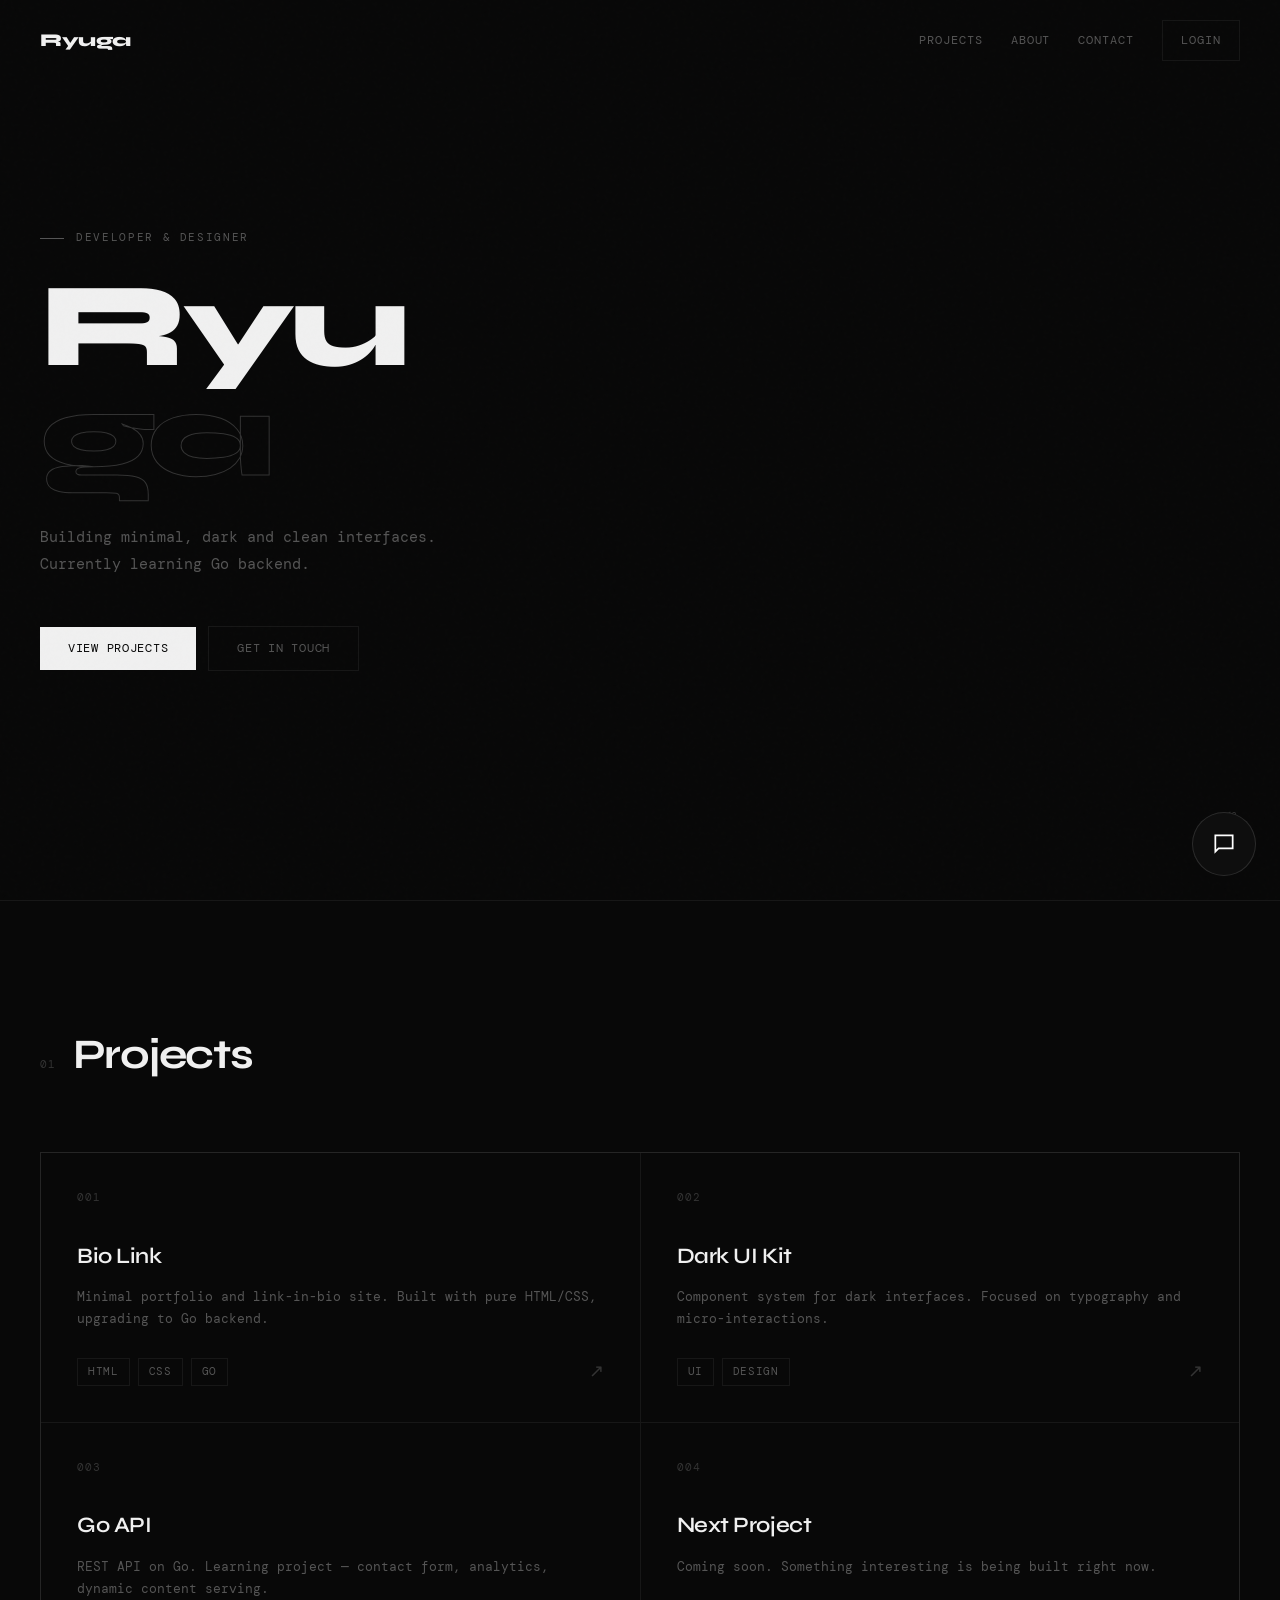
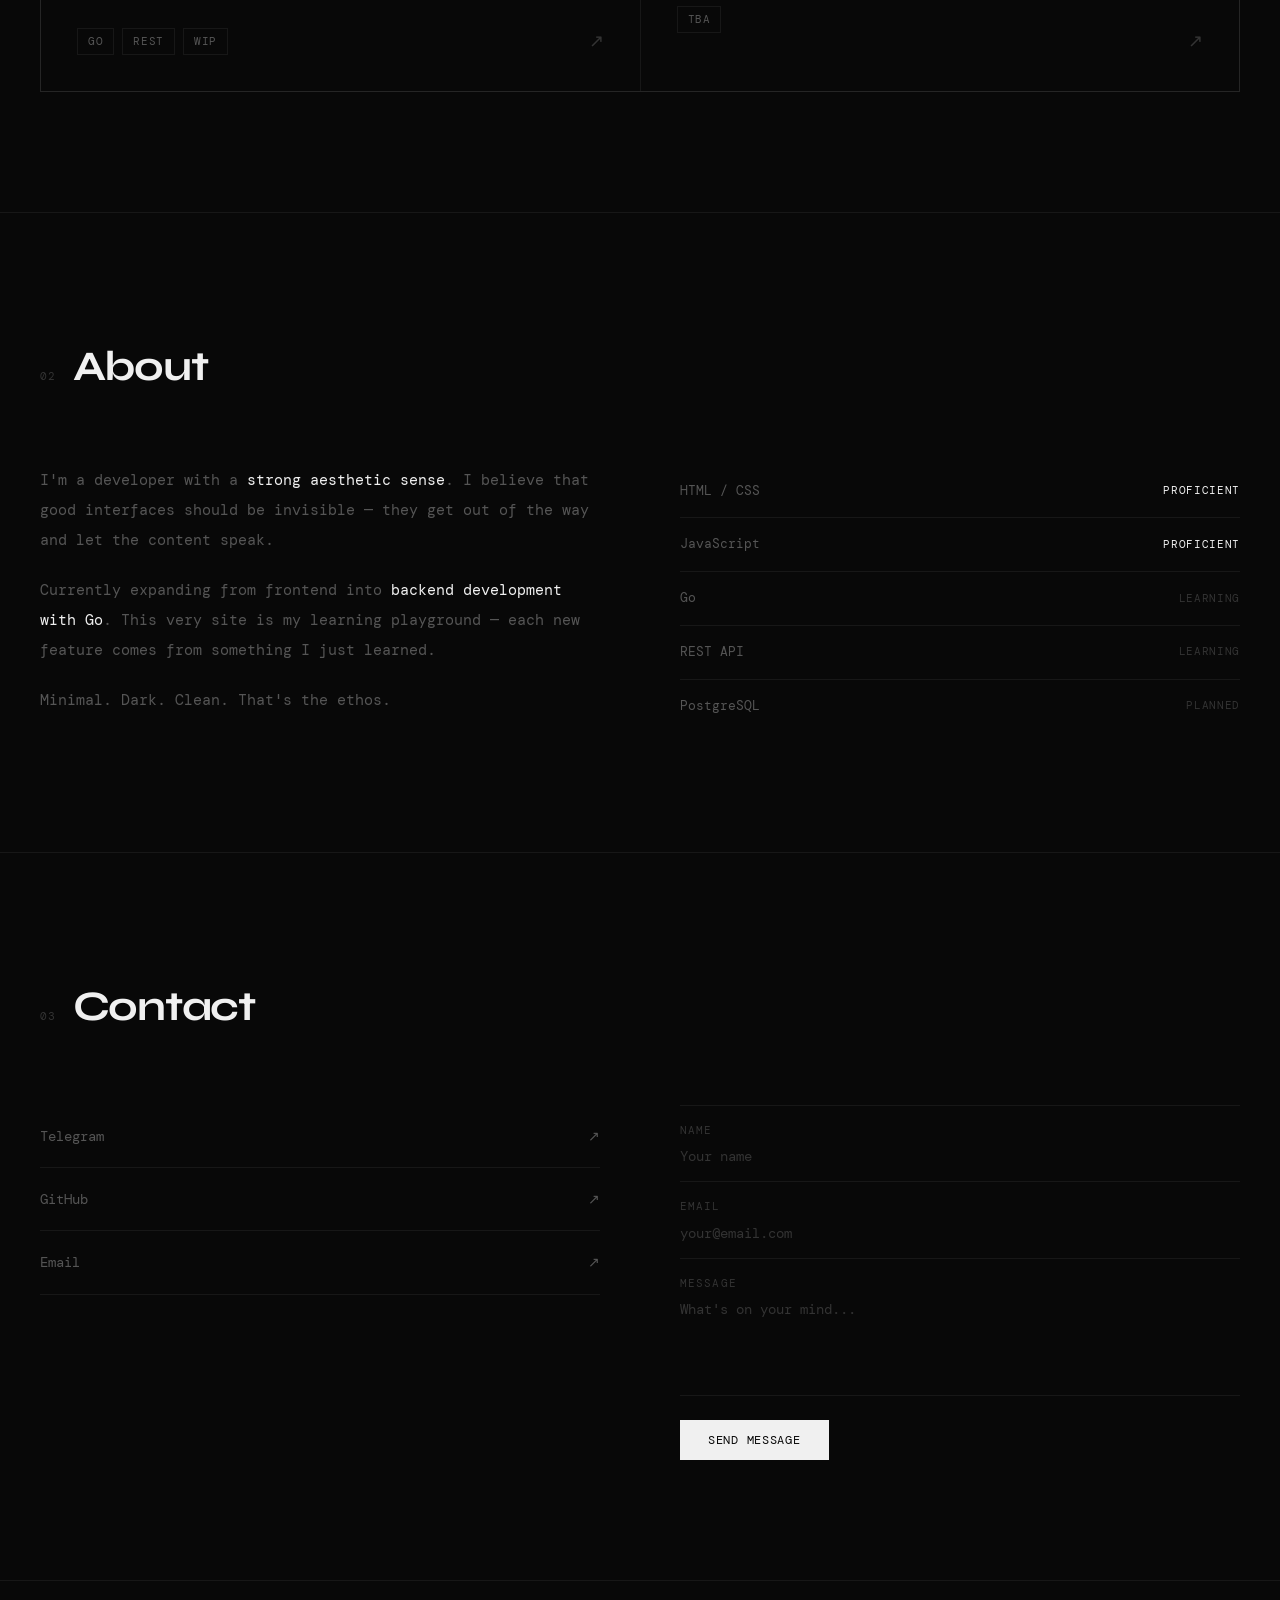
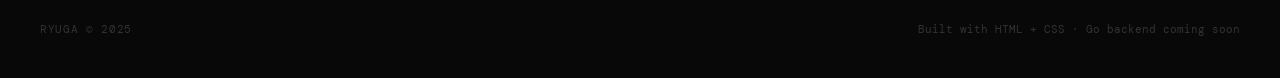
<file: index.html>
<!DOCTYPE html>
<html lang="ru">
<head>
<meta charset="UTF-8"/>
<meta name="viewport" content="width=device-width,initial-scale=1.0"/>
<title>Ryuga</title>
<link href="https://fonts.googleapis.com/css2?family=DM+Mono:ital,wght@0,300;0,400;1,300&family=Syne:wght@400;600;700;800&display=swap" rel="stylesheet"/>
<link rel="stylesheet" href="Main.css" />
</head>
<body>
<nav id="nav">
  <a href="#home" class="nav-logo">Ryuga</a>

  <div class="nav-right">
    <div class="nav-links">
      <a href="#projects">Projects</a>
      <a href="#about">About</a>
      <a href="#contact">Contact</a>
    </div>

    <a href="auth.html" class="nav-auth">Login</a>
  </div>
</nav>

<section id="home" class="hero">
  <div class="hero-content">
    <div class="hero-tag reveal">Developer &amp; Designer</div>
    <h1 class="hero-name reveal reveal-delay-1">
      Ryu<span>ga</span>
    </h1>
    <p class="hero-desc reveal reveal-delay-2">
      Building minimal, dark and clean interfaces.<br/>
      Currently learning Go backend.
    </p>
    <div class="hero-cta reveal reveal-delay-3">
      <a href="#projects" class="btn-primary">View Projects</a>
      <a href="#contact" class="btn-ghost">Get in touch</a>
    </div>
  </div>
  <div class="hero-scroll">Scroll</div>
</section>

<section id="projects" class="section">
  <div class="section-header reveal">
    <span class="section-num">01</span>
    <h2 class="section-title">Projects</h2>
  </div>
  <div class="projects-grid">
    <div class="project-card reveal">
      <div class="project-num">001</div>
      <div class="project-name">Bio Link</div>
      <p class="project-desc">Minimal portfolio and link-in-bio site. Built with pure HTML/CSS, upgrading to Go backend.</p>
      <div class="project-tags">
        <span class="tag">HTML</span>
        <span class="tag">CSS</span>
        <span class="tag">Go</span>
      </div>
      <span class="project-arrow">↗</span>
    </div>
    <div class="project-card reveal reveal-delay-1">
      <div class="project-num">002</div>
      <div class="project-name">Dark UI Kit</div>
      <p class="project-desc">Component system for dark interfaces. Focused on typography and micro-interactions.</p>
      <div class="project-tags">
        <span class="tag">UI</span>
        <span class="tag">Design</span>
      </div>
      <span class="project-arrow">↗</span>
    </div>
    <div class="project-card reveal reveal-delay-2">
      <div class="project-num">003</div>
      <div class="project-name">Go API</div>
      <p class="project-desc">REST API on Go. Learning project — contact form, analytics, dynamic content serving.</p>
      <div class="project-tags">
        <span class="tag">Go</span>
        <span class="tag">REST</span>
        <span class="tag">WIP</span>
      </div>
      <span class="project-arrow">↗</span>
    </div>
    <div class="project-card reveal reveal-delay-3">
      <div class="project-num">004</div>
      <div class="project-name">Next Project</div>
      <p class="project-desc">Coming soon. Something interesting is being built right now.</p>
      <div class="project-tags">
        <span class="tag">TBA</span>
      </div>
      <span class="project-arrow">↗</span>
    </div>
  </div>
</section>

<section id="about" class="section">
  <div class="section-header reveal">
    <span class="section-num">02</span>
    <h2 class="section-title">About</h2>
  </div>
  <div class="about-layout">
    <div class="about-text reveal">
      <p>I'm a developer with a <em>strong aesthetic sense</em>. I believe that good interfaces should be invisible — they get out of the way and let the content speak.</p>
      <p>Currently expanding from frontend into <em>backend development with Go</em>. This very site is my learning playground — each new feature comes from something I just learned.</p>
      <p>Minimal. Dark. Clean. That's the ethos.</p>
    </div>
    <div class="reveal reveal-delay-1">
      <div class="about-stack">
        <div class="stack-item">
          <span class="stack-name">HTML / CSS</span>
          <span class="stack-status active">Proficient</span>
        </div>
        <div class="stack-item">
          <span class="stack-name">JavaScript</span>
          <span class="stack-status active">Proficient</span>
        </div>
        <div class="stack-item">
          <span class="stack-name">Go</span>
          <span class="stack-status">Learning</span>
        </div>
        <div class="stack-item">
          <span class="stack-name">REST API</span>
          <span class="stack-status">Learning</span>
        </div>
        <div class="stack-item">
          <span class="stack-name">PostgreSQL</span>
          <span class="stack-status">Planned</span>
        </div>
      </div>
    </div>
  </div>
</section>

<section id="contact" class="section">
  <div class="section-header reveal">
    <span class="section-num">03</span>
    <h2 class="section-title">Contact</h2>
  </div>
  <div class="contact-layout">
    <div>
      <div class="contact-links reveal">
        <a href="https://t.me/LHidekiRyuga" class="contact-link">
          <span>Telegram</span>
          <span class="contact-link-arrow">↗</span>
        </a>
        <a href="https://github.com/L-Human" class="contact-link">
          <span>GitHub</span>
          <span class="contact-link-arrow">↗</span>
        </a>
        <a href="samrazvivaesha@gmail.com" class="contact-link">
          <span>Email</span>
          <span class="contact-link-arrow">↗</span>
        </a>
      </div>
    </div>
    <div class="reveal reveal-delay-1">
      <!-- 
        TODO (Go backend):
        Поменять action на "/api/contact" и добавь метод method="POST"
        когда напишу обработчик на Go.
      -->
      <form class="form-grid" onsubmit="handleSubmit(event)">
        <div class="field">
          <label>Name</label>
          <input type="text" placeholder="Your name" required/>
        </div>
        <div class="field">
          <label>Email</label>
          <input type="email" placeholder="your@email.com" required/>
        </div>
        <div class="field">
          <label>Message</label>
          <textarea rows="4" placeholder="What's on your mind..." required></textarea>
        </div>
        <div class="form-submit">
          <button type="submit" class="btn-primary" style="cursor:pointer;border:none;">Send Message</button>
        </div>
      </form>
    </div>
  </div>
</section>

<link rel="stylesheet" href="support.css">
<script src="support.js" defer></script>

<footer>
  <div class="footer-left">Ryuga &copy; 2025</div>
  <div class="footer-right">Built with HTML + CSS &middot; Go backend coming soon</div>
</footer>
<script src="Main.js"></script>
</body>
</html>
</file>
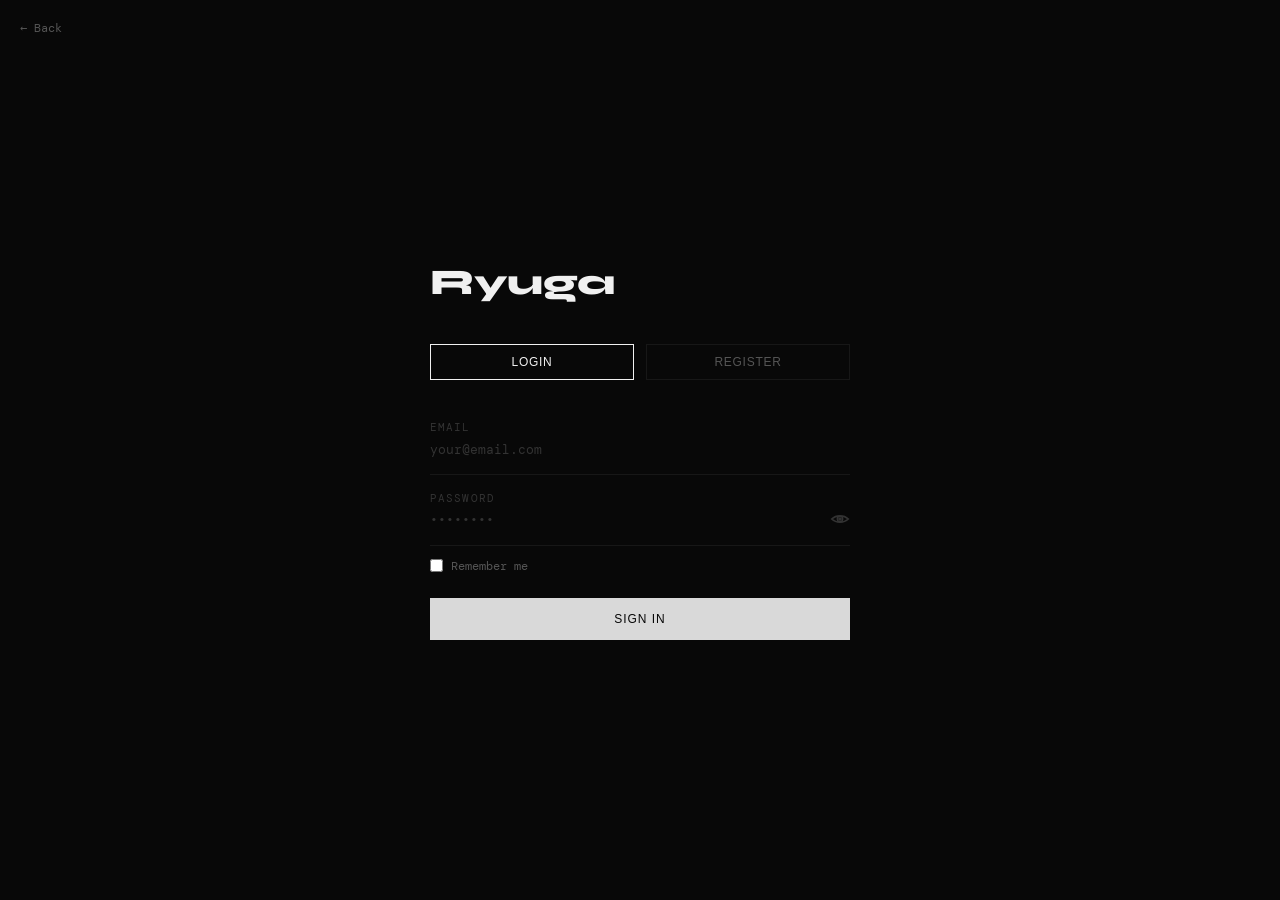
<file: Auth.html>
<!DOCTYPE html>
<html lang="ru">
<head>
<meta charset="UTF-8"/>
<meta name="viewport" content="width=device-width,initial-scale=1.0"/>
<title>Auth — Ryuga</title>
<link href="https://fonts.googleapis.com/css2?family=DM+Mono:ital,wght@0,300;0,400;1,300&family=Syne:wght@400;600;700;800&display=swap" rel="stylesheet"/>
<link rel="stylesheet" href="auth.css">
</head>

<body>

<a href="index.html" class="back">← Back</a>

<div class="auth-box">

  <div class="auth-title">Ryuga</div>

  <div class="auth-switch">
    <button id="loginBtn" class="active">Login</button>
    <button id="registerBtn">Register</button>
  </div>

<form class="form active" id="loginForm">
  <div class="field">
    <label>Email</label>
    <input type="email" placeholder="your@email.com">
  </div>

  <div class="field password-field">
    <label>Password</label>
    <input type="password" placeholder="••••••••">
    <span class="eye-toggle">
        <svg viewBox="0 0 24 24" class="eye-icon">
            <path d="M2 12 
                    C5 9.2, 9 8.2, 12 8.2 
                    C15 8.2, 19 9.2, 22 12 
                    C19 14.8, 15 15.8, 12 15.8 
                    C9 15.8, 5 14.8, 2 12 Z"/>
            <circle cx="12" cy="12" r="3.2"/>
            <circle cx="12" cy="12" r="1.2" fill="currentColor"/>
            <line x1="3" y1="20" x2="21" y2="4" class="slash"/>
        </svg>
    </span>
  </div>

  <div class="form-extra">
    <label class="checkbox">
      <input type="checkbox">
      <span>Remember me</span>
    </label>
  </div>

  <button class="btn" type="button" onclick="goProfile()">Sign In</button>
</form>

<form class="form" id="registerForm">
  <div class="field">
    <label>Email</label>
    <input type="email" placeholder="your@email.com">
  </div>

  <div class="field password-field">
    <label>Password</label>
    <input type="password" placeholder="••••••••">
    <span class="eye-toggle">
        <svg viewBox="0 0 24 24" class="eye-icon">
            <path d="M2 12 
                    C5 9.2, 9 8.2, 12 8.2 
                    C15 8.2, 19 9.2, 22 12 
                    C19 14.8, 15 15.8, 12 15.8 
                    C9 15.8, 5 14.8, 2 12 Z"/>
            <circle cx="12" cy="12" r="3.2"/>
            <circle cx="12" cy="12" r="1.2" fill="currentColor"/>
            <line x1="3" y1="20" x2="21" y2="4" class="slash"/>
        </svg>
    </span>
  </div>

  <div class="field password-field">
    <label>Repeat Password</label>
    <input type="password" placeholder="••••••••">
    <span class="eye-toggle">
        <svg viewBox="0 0 24 24" class="eye-icon">
            <path d="M2 12 
                    C5 9.2, 9 8.2, 12 8.2 
                    C15 8.2, 19 9.2, 22 12 
                    C19 14.8, 15 15.8, 12 15.8 
                    C9 15.8, 5 14.8, 2 12 Z"/>
            <circle cx="12" cy="12" r="3.2"/>
            <circle cx="12" cy="12" r="1.2" fill="currentColor"/>
            <line x1="3" y1="20" x2="21" y2="4" class="slash"/>
        </svg>
    </span>
  </div>

  <button class="btn" type="button" onclick="goProfile()">Create Account</button>
</form>

</div>
<script src="auth.js"></script>
</body>
</html>
</file>
<file: Main.css>
*{margin:0;padding:0;box-sizing:border-box}
:root{
  --bg:#080808;
  --surface:#0e0e0e;
  --surface2:#141414;
  --border:rgba(255,255,255,0.06);
  --border-hover:rgba(255,255,255,0.18);
  --text:#f0f0f0;
  --muted:#555;
  --muted2:#333;
  --accent:#f0f0f0;
  --mono:'DM Mono',monospace;
  --display:'Syne',sans-serif;
}
html{scroll-behavior:smooth}
body{
  background:var(--bg);
  color:var(--text);
  font-family:var(--mono);
  font-size:14px;
  line-height:1.6;
  overflow-x:hidden;
  min-height:100vh;
}

body::before{
  content:'';
  position:fixed;inset:0;
  background-image:url("data:image/svg+xml,%3Csvg viewBox='0 0 256 256' xmlns='http://www.w3.org/2000/svg'%3E%3Cfilter id='noise'%3E%3CfeTurbulence type='fractalNoise' baseFrequency='0.9' numOctaves='4' stitchTiles='stitch'/%3E%3C/filter%3E%3Crect width='100%25' height='100%25' filter='url(%23noise)' opacity='0.4'/%3E%3C/svg%3E");
  opacity:0.03;
  z-index:100;
  pointer-events:none;
}

nav{
  position:fixed;top:0;left:0;right:0;
  z-index:50;
  padding:20px 40px;
  display:flex;
  align-items:center;
  justify-content:space-between;
  border-bottom:1px solid transparent;
  transition:border-color 0.3s, background 0.3s;
}
nav.scrolled{
  background:rgba(8,8,8,0.85);
  backdrop-filter:blur(20px);
  border-bottom-color:var(--border);
}
.nav-logo{
  font-family:var(--display);
  font-weight:800;
  font-size:18px;
  letter-spacing:-0.02em;
  color:var(--text);
  text-decoration:none;
}

.nav-right{
  display:flex;
  align-items:center;
  gap:28px;
}

/* ссылки */
.nav-links{
  display:flex;
  gap:28px;
}

.nav-links a{
  color:var(--muted);
  text-decoration:none;
  font-size:12px;
  letter-spacing:0.08em;
  text-transform:uppercase;
  transition:all 0.25s ease;
}

/* НЕОНОВЫЙ ХОВЕР */
.nav-links a:hover{
  color:#fff;
  text-shadow:
    0 0 4px rgba(255,255,255,0.9),
    0 0 8px rgba(255,255,255,0.7),
    0 0 16px rgba(255,255,255,0.5),
    0 0 24px rgba(255,255,255,0.3);

  
}

/* кнопка login */
.nav-auth{
  padding:10px 18px;
  border:1px solid var(--border);
  color:var(--muted);
  text-decoration:none;
  font-size:12px;
  letter-spacing:0.08em;
  text-transform:uppercase;
  transition:all 0.25s ease;
}

.nav-auth:hover{
  color:#fff;
  border-color:#fff;

  box-shadow:
    0 0 4px rgba(255,255,255,0.8),
    0 0 10px rgba(255,255,255,0.6),
    0 0 20px rgba(255,255,255,0.4);

  text-shadow:
    0 0 2px #fff,
    0 0 6px rgba(255,255,255,0.7);

  background:rgba(255,255,255,0.04);
}

.nav-links a:hover{color:var(--text)}

.hero{
  min-height:100vh;
  display:flex;
  align-items:center;
  padding:0 40px;
  position:relative;
}
.hero-content{
  max-width:900px;
  width:100%;
}
.hero-tag{
  font-size:11px;
  letter-spacing:0.15em;
  text-transform:uppercase;
  color:var(--muted);
  margin-bottom:24px;
  display:flex;
  align-items:center;
  gap:12px;
}
.hero-tag::before{
  content:'';
  display:inline-block;
  width:24px;height:1px;
  background:var(--muted);
}
.hero-name{
  font-family:var(--display);
  font-size:clamp(56px,10vw,120px);
  font-weight:800;
  line-height:0.92;
  letter-spacing:-0.04em;
  margin-bottom:32px;
}
.hero-name span{
  display:block;
  -webkit-text-stroke:1px var(--muted2);
  color:transparent;
}
.hero-desc{
  font-size:15px;
  color:var(--muted);
  max-width:400px;
  line-height:1.8;
  margin-bottom:48px;
}
.hero-cta{
  display:flex;
  gap:12px;
  align-items:center;
}
.btn-primary{
  display:inline-block;
  padding:12px 28px;
  background:var(--text);
  color:var(--bg);
  font-family:var(--mono);
  font-size:12px;
  letter-spacing:0.06em;
  text-transform:uppercase;
  text-decoration:none;
  transition:opacity 0.2s, transform 0.2s;
}
.btn-primary:hover{opacity:0.85;transform:translateY(-1px)}
.btn-ghost{
  display:inline-block;
  padding:12px 28px;
  border:1px solid var(--border);
  color:var(--muted);
  font-family:var(--mono);
  font-size:12px;
  letter-spacing:0.06em;
  text-transform:uppercase;
  text-decoration:none;
  transition:border-color 0.2s,color 0.2s,transform 0.2s;
}
.btn-ghost:hover{border-color:var(--border-hover);color:var(--text);transform:translateY(-1px)}
.hero-scroll{
  position:absolute;
  bottom:40px;right:40px;
  font-size:11px;
  letter-spacing:0.1em;
  color:var(--muted2);
  text-transform:uppercase;
  writing-mode:vertical-rl;
}

.section{
  padding:120px 40px;
  border-top:1px solid var(--border);
}
.section-header{
  display:flex;
  align-items:baseline;
  gap:16px;
  margin-bottom:64px;
}
.section-num{
  font-size:11px;
  letter-spacing:0.12em;
  color:var(--muted2);
}
.section-title{
  font-family:var(--display);
  font-size:clamp(28px,4vw,42px);
  font-weight:700;
  letter-spacing:-0.03em;
}

.projects-grid{
  display:grid;
  grid-template-columns:1fr 1fr;
  gap:1px;
  background:var(--border);
  border:1px solid var(--border);
}
.project-card{
  background:var(--bg);
  padding:36px;
  transition:background 0.25s;
  cursor:pointer;
  position:relative;
  overflow:hidden;
}
.project-card::after{
  content:'';
  position:absolute;
  top:0;left:0;right:0;
  height:1px;
  background:var(--text);
  transform:scaleX(0);
  transform-origin:left;
  transition:transform 0.4s cubic-bezier(0.4,0,0.2,1);
}
.project-card:hover{background:var(--surface)}
.project-card:hover::after{transform:scaleX(1)}
.project-num{
  font-size:11px;
  letter-spacing:0.1em;
  color:var(--muted2);
  margin-bottom:32px;
}
.project-name{
  font-family:var(--display);
  font-size:22px;
  font-weight:600;
  letter-spacing:-0.02em;
  margin-bottom:12px;
}
.project-desc{
  font-size:13px;
  color:var(--muted);
  line-height:1.7;
  margin-bottom:28px;
}
.project-tags{
  display:flex;
  gap:8px;
  flex-wrap:wrap;
}
.tag{
  font-size:11px;
  letter-spacing:0.06em;
  text-transform:uppercase;
  color:var(--muted);
  padding:4px 10px;
  border:1px solid var(--border);
}
.project-arrow{
  position:absolute;
  bottom:36px;right:36px;
  font-size:18px;
  color:var(--muted2);
  transition:transform 0.2s,color 0.2s;
}
.project-card:hover .project-arrow{
  transform:translate(4px,-4px);
  color:var(--text);
}

.about-layout{
  display:grid;
  grid-template-columns:1fr 1fr;
  gap:80px;
  align-items:start;
}
.about-text{
  font-size:15px;
  color:var(--muted);
  line-height:2;
}
.about-text p+p{margin-top:20px}
.about-text em{color:var(--text);font-style:normal}
.about-stack{display:flex;flex-direction:column;background:var(--border)}
.stack-item{
  display:flex;
  justify-content:space-between;
  align-items:center;
  padding:16px 0;
  background:var(--bg);
  border-bottom:1px solid var(--border);
  font-size:13px;
}
.stack-item:last-child{border-bottom:none}
.stack-name{color:var(--muted)}
.stack-status{
  font-size:11px;
  letter-spacing:0.06em;
  text-transform:uppercase;
  color:var(--muted2);
}
.stack-status.active{color:var(--text)}

.contact-layout{
  display:grid;
  grid-template-columns:1fr 1fr;
  gap:80px;
}
.contact-links{
  display:flex;
  flex-direction:column;
}
.contact-link{
  display:flex;
  justify-content:space-between;
  align-items:center;
  padding:20px 0;
  border-bottom:1px solid var(--border);
  text-decoration:none;
  color:var(--muted);
  font-size:14px;
  transition:color 0.2s;
}
.contact-link:hover{color:var(--text)}
.contact-link-arrow{transition:transform 0.2s}
.contact-link:hover .contact-link-arrow{transform:translate(4px,-4px)}

.form-grid{display:flex;flex-direction:column}
.field{
  border-bottom:1px solid var(--border);
  position:relative;
}
.field:first-child{border-top:1px solid var(--border)}
.field label{
  display:block;
  font-size:11px;
  letter-spacing:0.1em;
  text-transform:uppercase;
  color:var(--muted2);
  padding:16px 0 4px;
}
.field input,.field textarea{
  width:100%;
  background:transparent;
  border:none;
  outline:none;
  font-family:var(--mono);
  font-size:14px;
  color:var(--text);
  padding:4px 0 16px;
  resize:none;
}
.field input::placeholder,.field textarea::placeholder{color:var(--muted2)}
.form-submit{margin-top:24px}

footer{
  padding:40px;
  border-top:1px solid var(--border);
  display:flex;
  justify-content:space-between;
  align-items:center;
}
.footer-left{
  font-size:11px;
  letter-spacing:0.06em;
  color:var(--muted2);
  text-transform:uppercase;
}
.footer-right{
  font-size:11px;
  color:var(--muted2);
}

.reveal{
  opacity:0;
  transform:translateY(24px);
  transition:opacity 0.7s cubic-bezier(0.4,0,0.2,1),transform 0.7s cubic-bezier(0.4,0,0.2,1);
}
.reveal.visible{opacity:1;transform:translateY(0)}
.reveal-delay-1{transition-delay:0.1s}
.reveal-delay-2{transition-delay:0.2s}
.reveal-delay-3{transition-delay:0.3s}
.reveal-delay-4{transition-delay:0.4s}

@media(max-width:720px){
  nav{padding:16px 20px}
  .nav-links{display:none}
  .hero{padding:0 20px}
  .section{padding:80px 20px}
  .projects-grid{grid-template-columns:1fr}
  .about-layout,.contact-layout{grid-template-columns:1fr;gap:48px}
  footer{padding:24px 20px;flex-direction:column;gap:12px;text-align:center}
}
</file>
<file: support.css>
#support-toggle{
  width:64px;
  height:64px;
  border-radius:50%;
  border:1px solid rgba(255,255,255,0.12);
  background:#0e0e0e;

  display:flex;
  align-items:center;
  justify-content:center;

  cursor:pointer;
  position:relative;

  transition:0.3s;
}

.chat-icon{
  width:26px;
  height:26px;
  stroke:#fff;
  fill:none;
  stroke-width:1.6;
}

#support-toggle::after{
  content:'';
  position:absolute;
  width:100%;
  height:100%;
  border-radius:50%;
  border:1px solid rgba(255,255,255,0.2);
  opacity:0;
  animation:pulse 2.5s infinite;
}

@keyframes pulse{
  0%{transform:scale(1);opacity:0.4}
  70%{transform:scale(1.5);opacity:0}
  100%{opacity:0}
}

#support-toggle:hover{
  transform:translateY(-3px);
  box-shadow:
    0 0 10px rgba(255,255,255,0.4),
    0 0 30px rgba(255,255,255,0.15);
}

#support-window{
  position:absolute;
  bottom:80px;
  right:0;

  width:360px;
  height:500px;

  background:rgba(14,14,14,0.96);
  backdrop-filter:blur(20px);

  border:1px solid rgba(255,255,255,0.08);

  display:flex;
  flex-direction:column;

  opacity:0;
  transform:translateY(20px) scale(0.95);
  pointer-events:none;

  transition:0.3s cubic-bezier(0.4,0,0.2,1);
}

#support-window.open{
  opacity:1;
  transform:translateY(0) scale(1);
  pointer-events:auto;
}

.support-header{
  padding:16px;
  border-bottom:1px solid rgba(255,255,255,0.06);
  display:flex;
  justify-content:space-between;
  font-size:12px;
  letter-spacing:0.08em;
}

.support-messages{
  flex:1;
  padding:16px;
  display:flex;
  flex-direction:column;
  gap:12px;
  overflow-y:auto;
}

.msg{
  max-width:75%;
  padding:12px 14px;
  font-size:12px;
  line-height:1.5;

  border-radius:6px;
  border:1px solid rgba(255,255,255,0.06);

  animation:msgIn 0.25s ease;
}

.msg.bot{
  color:#aaa;
}

.msg.user{
  align-self:flex-end;
  color:#fff;

  border-color:rgba(255,255,255,0.15);

  box-shadow:
    0 0 6px rgba(255,255,255,0.08);
}

.support-input{
  display:flex;
  border-top:1px solid rgba(255,255,255,0.06);
}

.support-input input{
  flex:1;
  padding:14px;
  background:none;
  border:none;
  color:#fff;
  font-size:12px;
}

.support-input button{
  width:50px;
  background:none;
  border:none;
  color:#888;
  cursor:pointer;
  transition:0.2s;
}

.support-input button:hover{
  color:#fff;
}

#support-widget{
  position:fixed;
  bottom:24px;
  right:24px;
  z-index:9999;
}
</file>
<file: auth.css>
*{margin:0;padding:0;box-sizing:border-box}

:root{
  --bg:#080808;
  --surface:#0e0e0e;
  --border:rgba(255,255,255,0.06);
  --border-hover:rgba(255,255,255,0.18);
  --text:#f0f0f0;
  --muted:#555;
  --muted2:#333;
  --mono:'DM Mono',monospace;
  --display:'Syne',sans-serif;
}

body{
  background:var(--bg);
  color:var(--text);
  font-family:var(--mono);
  display:flex;
  align-items:center;
  justify-content:center;
  min-height:100vh;
  padding:20px;
}

.auth-box{
  width:100%;
  max-width:420px;
}

.auth-title{
  font-family:var(--display);
  font-size:36px;
  font-weight:800;
  margin-bottom:40px;
}

.auth-switch{
  display:flex;
  gap:12px;
  margin-bottom:24px;
}

.auth-switch button{
  flex:1;
  padding:10px;
  background:transparent;
  border:1px solid var(--border);
  color:var(--muted);
  cursor:pointer;
  font-size:12px;
  text-transform:uppercase;
  letter-spacing:0.06em;
}

.auth-switch button.active{
  border-color:var(--text);
  color:var(--text);
}

.form{
  display:none;
}

.form.active{
  display:block;
}

.field{
  border-bottom:1px solid var(--border);
}

.field label{
  display:block;
  font-size:11px;
  letter-spacing:0.1em;
  text-transform:uppercase;
  color:var(--muted2);
  padding:16px 0 4px;
}

.field input{
  width:100%;
  background:transparent;
  border:none;
  outline:none;
  color:var(--text);
  padding-bottom:16px;
  font-family:var(--mono);
}

.field input::placeholder{
  color:var(--muted2);
}

.btn{
  margin-top:24px;
  width:100%;
  padding:14px;
  background:var(--text);
  color:var(--bg);
  border:none;
  font-size:12px;
  letter-spacing:0.08em;
  text-transform:uppercase;
  cursor:pointer;
  opacity:0.9;
}

.btn:hover{
  opacity:1;
}

.back{
  position:absolute;
  top:20px;
  left:20px;
  font-size:12px;
  color:var(--muted);
  text-decoration:none;
}
.back:hover{color:var(--text)}

.password-field{
  position:relative;
}

.eye-toggle{
  position:absolute;
  right:0;
  bottom:16px;
  cursor:pointer;
  color:var(--muted2);
  display:flex;
  align-items:center;
}


.eye-icon{
  width:20px;
  height:20px;
  stroke:currentColor;
  fill:none;
  stroke-width:2;
}

.eye-icon path{
  stroke-linecap:butt;
  stroke-linejoin:miter;
}

.eye-icon circle:first-of-type{
  stroke-width:1.8;
}

.eye-icon .slash{
  opacity:0;
  stroke-width:2.4;
  transition:0.2s;
}

.eye-toggle.active .slash{
  opacity:1;
}

.eye-toggle:hover{
  color:var(--text);
}

.form-extra{
  margin-top:12px;
}

.checkbox{
  display:flex;
  align-items:center;
  gap:8px;
  font-size:12px;
  color:var(--muted);
}

.checkbox input{
  accent-color:#fff;
  cursor:pointer;
}
</file>
